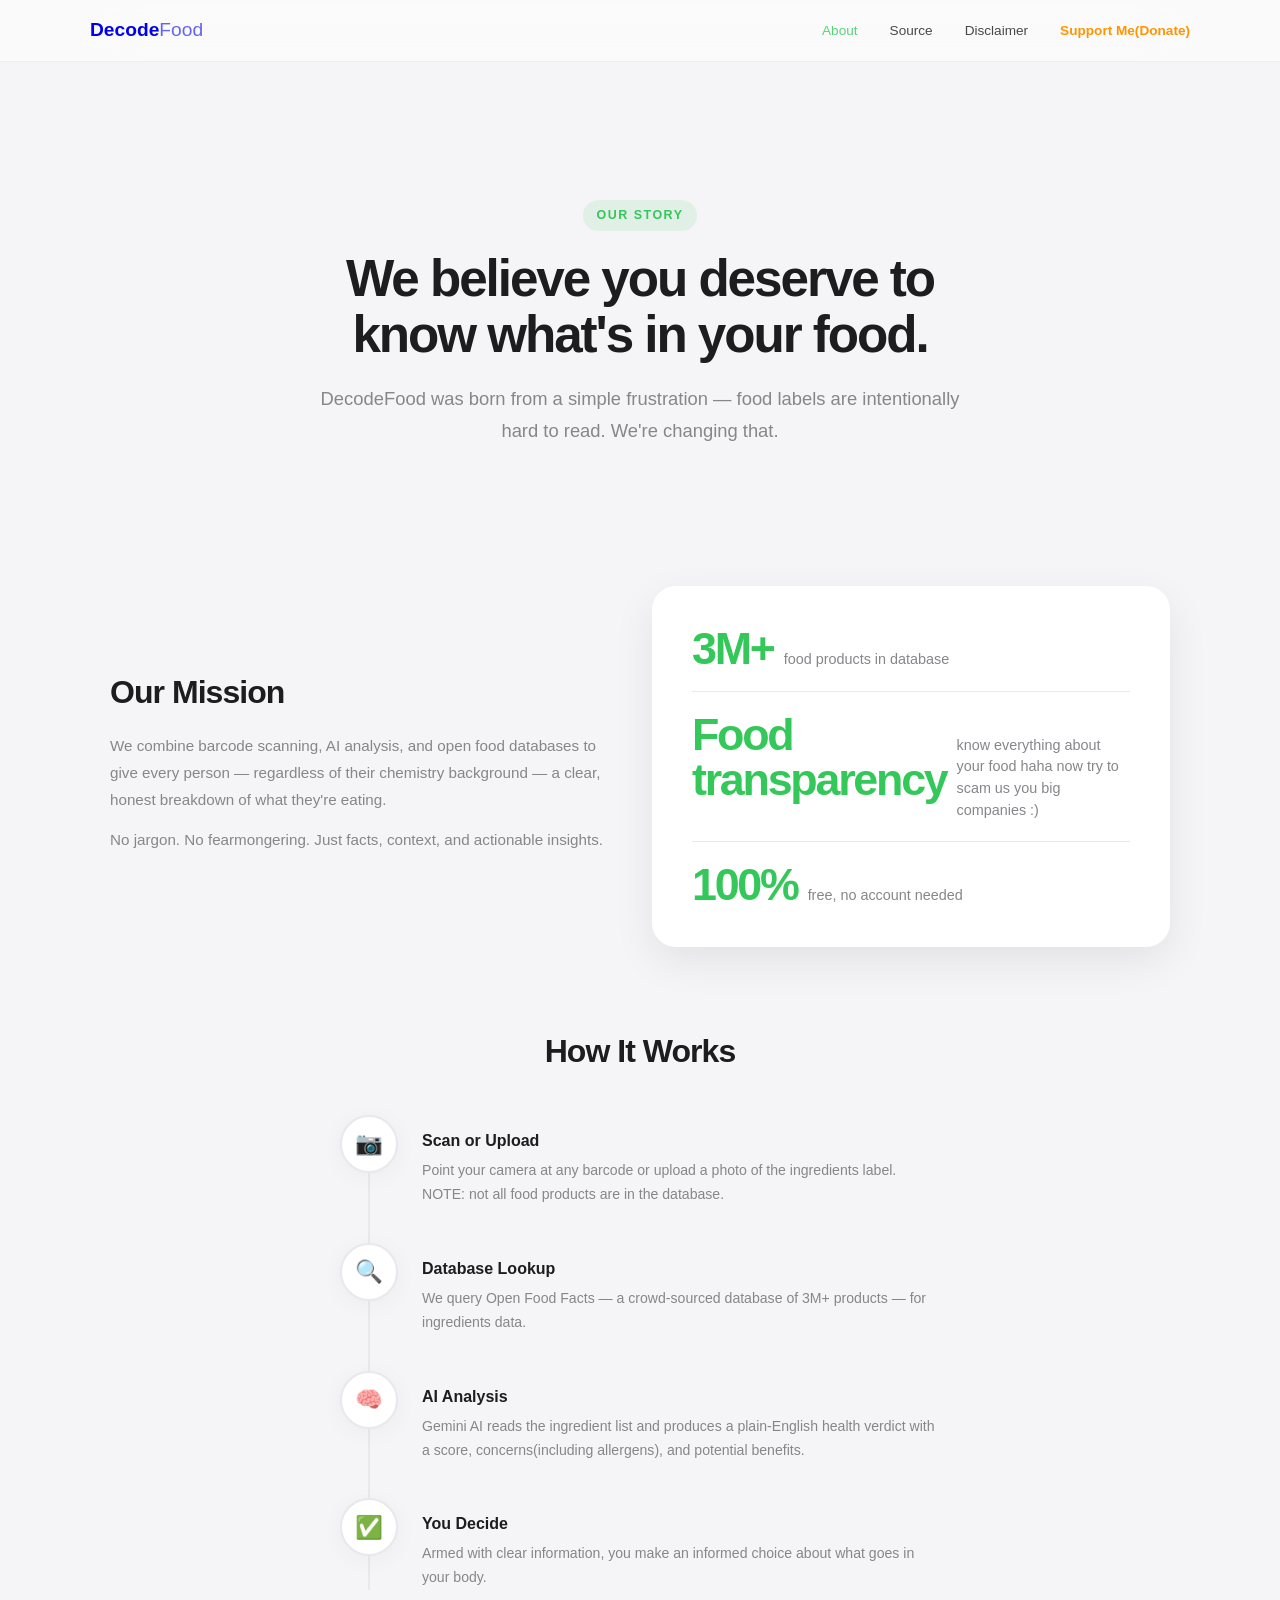
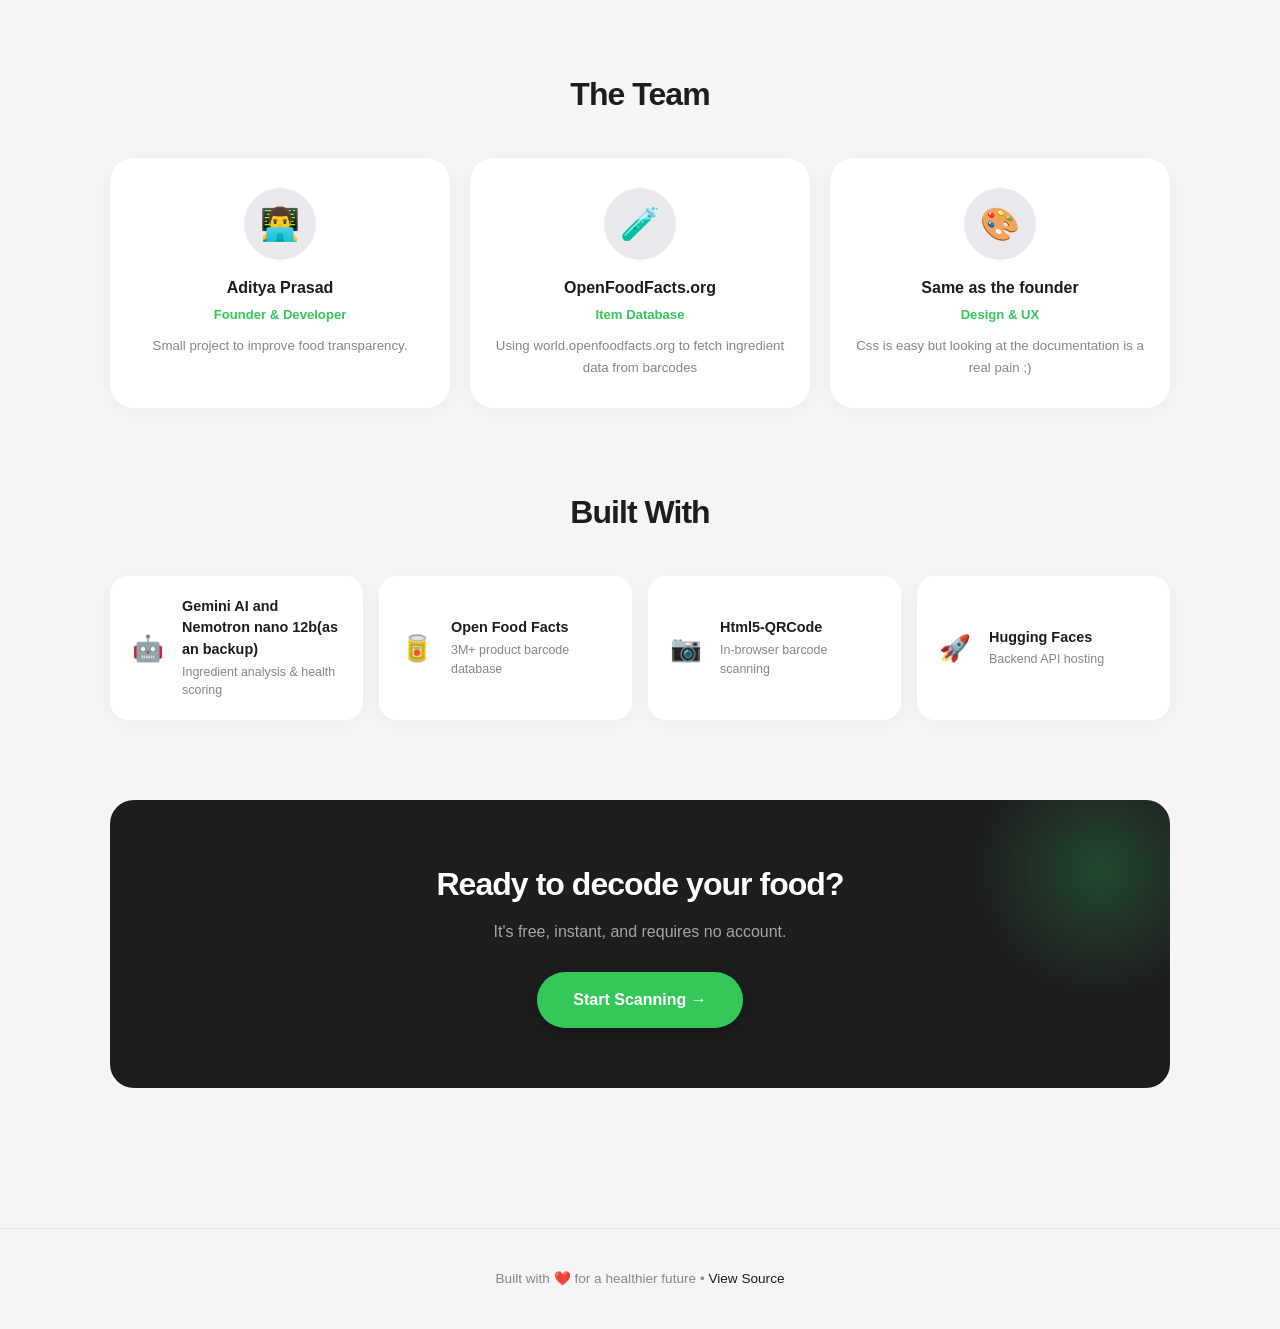
<file: aboutpage.html>
<!DOCTYPE html>
<html lang="en">
<head>
    <meta charset="UTF-8">
    <meta name="viewport" content="width=device-width, initial-scale=1.0">
    <title>About — DecodeFood</title>
    <link href="https://fonts.googleapis.com/css2?family=Poppins:wght@400;500;600;700;800&display=swap" rel="stylesheet">
    <link rel="stylesheet" href="style.css">
    <style>

        .abouther {
            text-align: center;
            padding: 80px 20px 60px;
            max-width: 680px;
            margin: 0 auto 80px;
        }
        .abouther .eyebrow {
            display: inline-block;
            font-size: 0.78rem;
            font-weight: 700;
            letter-spacing: 0.12em;
            text-transform: uppercase;
            color: var(--primary-green);
            background: rgba(52,199,89,0.1);
            padding: 6px 14px;
            border-radius: 980px;
            margin-bottom: 20px;
        }
        .abouther h1 {
            font-size: 3.2rem;
            font-weight: 800;
            letter-spacing: -0.04em;
            line-height: 1.1;
            margin-bottom: 20px;
        }
        .abouther p {
            font-size: 1.15rem;
            color: var(--text-muted);
            line-height: 1.7;
        }


        .missionstuff {
            display: grid;
            grid-template-columns: 1fr 1fr;
            gap: 24px;
            margin-bottom: 80px;
            align-items: center;
        }
        .missiontxt h2 {
            font-size: 2rem;
            font-weight: 700;
            letter-spacing: -0.03em;
            margin-bottom: 16px;
        }
        .missiontxt p {
            font-size: 0.95rem;
            color: var(--text-muted);
            line-height: 1.8;
            margin-bottom: 12px;
        }
        .missionvi {
            background: var(--card-bg);
            border-radius: var(--radius-card);
            box-shadow: var(--shadow-float);
            padding: 40px;
            display: flex;
            flex-direction: column;
            gap: 20px;
        }
        .stats {
            display: flex;
            align-items: baseline;
            gap: 10px;
        }
        .statsno {
            font-size: 2.8rem;
            font-weight: 800;
            letter-spacing: -0.05em;
            color: var(--primary-green);
            line-height: 1;
        }
        .statslabel {
            font-size: 0.9rem;
            color: var(--text-muted);
            font-weight: 500;
        }
        .statsdivi {
            height: 1px;
            background: var(--secondary-gray);
        }

        .hit {
            margin-bottom: 80px;
        }
        .hit h2 {
            font-size: 2rem;
            font-weight: 700;
            letter-spacing: -0.03em;
            margin-bottom: 40px;
            text-align: center;
        }
        .timeline {
            position: relative;
            display: flex;
            flex-direction: column;
            gap: 0;
            max-width: 600px;
            margin: 0 auto;
        }
        .timeline::before {
            content: '';
            position: absolute;
            left: 28px;
            top: 0;
            bottom: 0;
            width: 2px;
            background: var(--secondary-gray);
            z-index: 0;
        }
        .timestep {
            display: flex;
            gap: 24px;
            align-items: flex-start;
            padding: 0 0 36px 0;
            position: relative;
            z-index: 1;
        }
        .timestep:last-child { padding-bottom: 0; }
        .stepdot {
            width: 58px;
            height: 58px;
            min-width: 58px;
            background: var(--card-bg);
            border: 2px solid var(--secondary-gray);
            border-radius: 50%;
            display: flex;
            align-items: center;
            justify-content: center;
            font-size: 1.4rem;
            box-shadow: var(--shadow-subtle);
        }
        .stepcorpse h4 {
            font-size: 1rem;
            font-weight: 700;
            margin-bottom: 6px;
            padding-top: 14px;
        }
        .stepcorpse p {
            font-size: 0.88rem;
            color: var(--text-muted);
            line-height: 1.7;
        }

        .teamsection {
            margin-bottom: 80px;
        }
        .teamsection h2 {
            font-size: 2rem;
            font-weight: 700;
            letter-spacing: -0.03em;
            margin-bottom: 40px;
            text-align: center;
        }
        .gridteam {
            display: grid;
            grid-template-columns: repeat(auto-fit, minmax(220px, 1fr));
            gap: 20px;
        }
        .cardteam {
            background: var(--card-bg);
            border-radius: var(--radius-card);
            box-shadow: var(--shadow-subtle);
            padding: 30px 24px;
            text-align: center;
            transition: transform 0.3s ease;
        }
        .cardteam:hover { transform: translateY(-4px); }
        .avatar {
            width: 72px;
            height: 72px;
            border-radius: 50%;
            background: var(--secondary-gray);
            margin: 0 auto 16px;
            display: flex;
            align-items: center;
            justify-content: center;
            font-size: 2rem;
        }
        .cardteam h4 {
            font-size: 1rem;
            font-weight: 700;
            margin-bottom: 4px;
        }
        .cardteam .role {
            font-size: 0.82rem;
            color: var(--primary-green);
            font-weight: 600;
            margin-bottom: 10px;
        }
        .cardteam p {
            font-size: 0.83rem;
            color: var(--text-muted);
            line-height: 1.6;
        }

        .teamsec {
            margin-bottom: 80px;
        }
        .teamsec h2 {
            font-size: 2rem;
            font-weight: 700;
            letter-spacing: -0.03em;
            margin-bottom: 40px;
            text-align: center;
        }
        .gridtech {
            display: grid;
            grid-template-columns: repeat(auto-fit, minmax(200px, 1fr));
            gap: 16px;
        }
        .techcard {
            background: var(--card-bg);
            border-radius: 18px;
            box-shadow: var(--shadow-subtle);
            padding: 20px 22px;
            display: flex;
            align-items: center;
            gap: 14px;
            transition: transform 0.3s ease;
        }
        .techcard:hover { transform: translateY(-3px); }
        .tech-icon {
            font-size: 1.6rem;
            min-width: 36px;
        }
        .techcard h5 {
            font-size: 0.9rem;
            font-weight: 700;
            margin-bottom: 2px;
        }
        .techcard p {
            font-size: 0.78rem;
            color: var(--text-muted);
        }

        .banner {
            background: var(--text-dark);
            border-radius: var(--radius-card);
            padding: 60px 40px;
            text-align: center;
            margin-bottom: 80px;
            position: relative;
            overflow: hidden;
        }
        .banner::before {
            content: '';
            position: absolute;
            top: -60px; right: -60px;
            width: 260px; height: 260px;
            background: radial-gradient(circle, rgba(52,199,89,0.25), transparent 70%);
            border-radius: 50%;
        }
        .banner h2 {
            font-size: 2rem;
            font-weight: 800;
            color: white;
            letter-spacing: -0.03em;
            margin-bottom: 12px;
        }
        .banner p {
            color: rgba(255,255,255,0.6);
            font-size: 1rem;
            margin-bottom: 28px;
        }
        .banner .primary-btn {
            display: inline-block;
            text-decoration: none;
            width: auto;
            padding: 16px 36px;
        }

        @media (max-width: 768px) {
            .abouther h1 { font-size: 2.2rem; }
            .missionstuff {
                grid-template-columns: 1fr;
            }
            .banner { padding: 40px 24px; }
        }
    </style>
</head>
<body>

<nav class="navbar" id="navbar">
    <div class="navthings">
        <a href="index.html" class="logo" style="text-decoration:none;">Decode<span>Food</span></a>
        <button class="nav-toggle" id="navToggle" aria-label="Toggle menu">
            <span></span><span></span><span></span>
        </button>
        <ul class="navportal" id="navLinks">
            <li><a href="aboutpage.html" style="color:var(--primary-green);">About</a></li>
            <li><a href="https://world.openfoodfacts.org/">Source</a></li>
            <li><a href="disclaimer.html">Disclaimer</a></li>
            <li><a href="#" class="highlight-link">Support Me(Donate)</a></li>
        </ul>
    </div>
</nav>


<main class="container">


    <div class="abouther fade-in-up">
        <span class="eyebrow">Our Story</span>
        <h1>We believe you deserve to know what's in your food.</h1>
        <p>DecodeFood was born from a simple frustration — food labels are intentionally hard to read. We're changing that.</p>
    </div>


    <section class="missionstuff">
        <div class="missiontxt fade-in-up" style="transition-delay:0.1s;">
            <h2>Our Mission</h2>
            <p>

                We combine barcode scanning, AI analysis, and open food databases to give every person — regardless of their chemistry background — a clear, honest breakdown of what they're eating.
            </p>
            <p>

                No jargon. No fearmongering. Just facts, context, and actionable insights.
            </p>
        </div>
        <div class="missionvi fade-in-up" style="transition-delay:0.2s;">

            <div class="stats">
                <span class="statsno">3M+</span>
                <span class="statslabel">food products in database</span>
            </div>
            <div class="statsdivi"></div>
            <div class="stats">
                <span class="statsno">Food transparency</span>
                <span class="statslabel">know everything about your food haha now try to scam us you big companies :) </span>
            </div>
            <div class="statsdivi"></div>
            <div class="stats">
                <span class="statsno">100%</span>
                <span class="statslabel">free, no account needed</span>
            </div>
        </div>
    </section>


    <section class="hit">
        <h2 class="fade-in-up">How It Works</h2>
        <div class="timeline">
            <div class="timestep fade-in-up" style="transition-delay:0.1s;">
                <div class="stepdot">📷</div>
                <div class="stepcorpse">
                    <h4>Scan or Upload</h4>
                    <p>Point your camera at any barcode or upload a photo of the ingredients label. NOTE: not all food products are in the database.</p>
                </div>
            </div>
            <div class="timestep fade-in-up" style="transition-delay:0.2s;">
                <div class="stepdot">🔍</div>
                <div class="stepcorpse">
                    <h4>Database Lookup</h4>
                    <p>We query Open Food Facts — a crowd-sourced database of 3M+ products — for ingredients data.</p>
                </div>
            </div>
            <div class="timestep fade-in-up" style="transition-delay:0.3s;">
                <div class="stepdot">🧠</div>
                <div class="stepcorpse">
                    <h4>AI Analysis</h4>
                    <p>Gemini AI reads the ingredient list and produces a plain-English health verdict with a score, concerns(including allergens), and potential benefits.</p>
                </div>
            </div>
            <div class="timestep fade-in-up" style="transition-delay:0.4s;">
                <div class="stepdot">✅</div>
                <div class="stepcorpse">
                    <h4>You Decide</h4>
                    <p>Armed with clear information, you make an informed choice about what goes in your body.</p>
                </div>
            </div>
        </div>
    </section>


    <section class="teamsection">
        <h2 class="fade-in-up">The Team</h2>
        <div class="gridteam">

            <div class="cardteam fade-in-up" style="transition-delay:0.1s;">
                <div class="avatar">👨‍💻</div>
                <h4>Aditya Prasad</h4>
                <p class="role">Founder & Developer</p>
                <p>Small project to improve food transparency.</p>
            </div>
            <div class="cardteam fade-in-up" style="transition-delay:0.2s;">
                <div class="avatar">🧪</div>
                <h4>OpenFoodFacts.org</h4>
                <p class="role">Item Database</p>
                <p>Using world.openfoodfacts.org to fetch ingredient data from barcodes</p>
            </div>
            <div class="cardteam fade-in-up" style="transition-delay:0.3s;">
                <div class="avatar">🎨</div>
                <h4>Same as the founder</h4>
                <p class="role">Design & UX</p>
                <p>Css is easy but looking at the documentation is a real pain ;) </p>
            </div>
        </div>
    </section>


    <section class="teamsec">
        <h2 class="fade-in-up">Built With</h2>
        <div class="gridtech">
            <div class="techcard fade-in-up" style="transition-delay:0.1s;">
                <div class="tech-icon">🤖</div>
                <div>
                    <h5>Gemini AI and Nemotron nano 12b(as an backup) </h5>
                    <p>Ingredient analysis & health scoring</p>
                </div>
            </div>
            <div class="techcard fade-in-up" style="transition-delay:0.15s;">
                <div class="tech-icon">🥫</div>
                <div>
                    <h5>Open Food Facts</h5>
                    <p>3M+ product barcode database</p>
                </div>
            </div>
            <div class="techcard fade-in-up" style="transition-delay:0.2s;">
                <div class="tech-icon">📷</div>
                <div>
                    <h5>Html5-QRCode</h5>
                    <p>In-browser barcode scanning</p>
                </div>
            </div>
            <div class="techcard fade-in-up" style="transition-delay:0.25s;">
                <div class="tech-icon">🚀</div>
                <div>
                    <h5>Hugging Faces</h5>
                    <p>Backend API hosting</p>
                </div>
            </div>
        </div>
    </section>

  
    <div class="banner fade-in-up">
        <h2>Ready to decode your food?</h2>
        <p>It's free, instant, and requires no account.</p>
        <a href="index.html" class="primary-btn">Start Scanning →</a>
    </div>

</main>

<footer>
    <p>Built with ❤️ for a healthier future • <a href="https://github.com/adityaprasad-sudo/FoodAnalayser">View Source</a></p>
</footer>
<script>

    const navbar = document.getElementById('navbar');
    window.addEventListener('scroll', () => navbar.classList.toggle('scrolled', window.scrollY > 50));

 
    const navToggle = document.getElementById('navToggle');
    const navLinks  = document.getElementById('navLinks');
    navToggle.addEventListener('click', () => navLinks.classList.toggle('open'));
    navLinks.querySelectorAll('a').forEach(a => a.addEventListener('click', () => navLinks.classList.remove('open')));

    const observer = new IntersectionObserver((entries, obs) => {
        entries.forEach(e => {
            if (e.isIntersecting) { e.target.classList.add('is-visible'); obs.unobserve(e.target); }
        });
    }, { threshold: 0.15 });
    document.querySelectorAll('.fade-in-up').forEach(el => observer.observe(el));
</script>

</body>
</html>
</file>
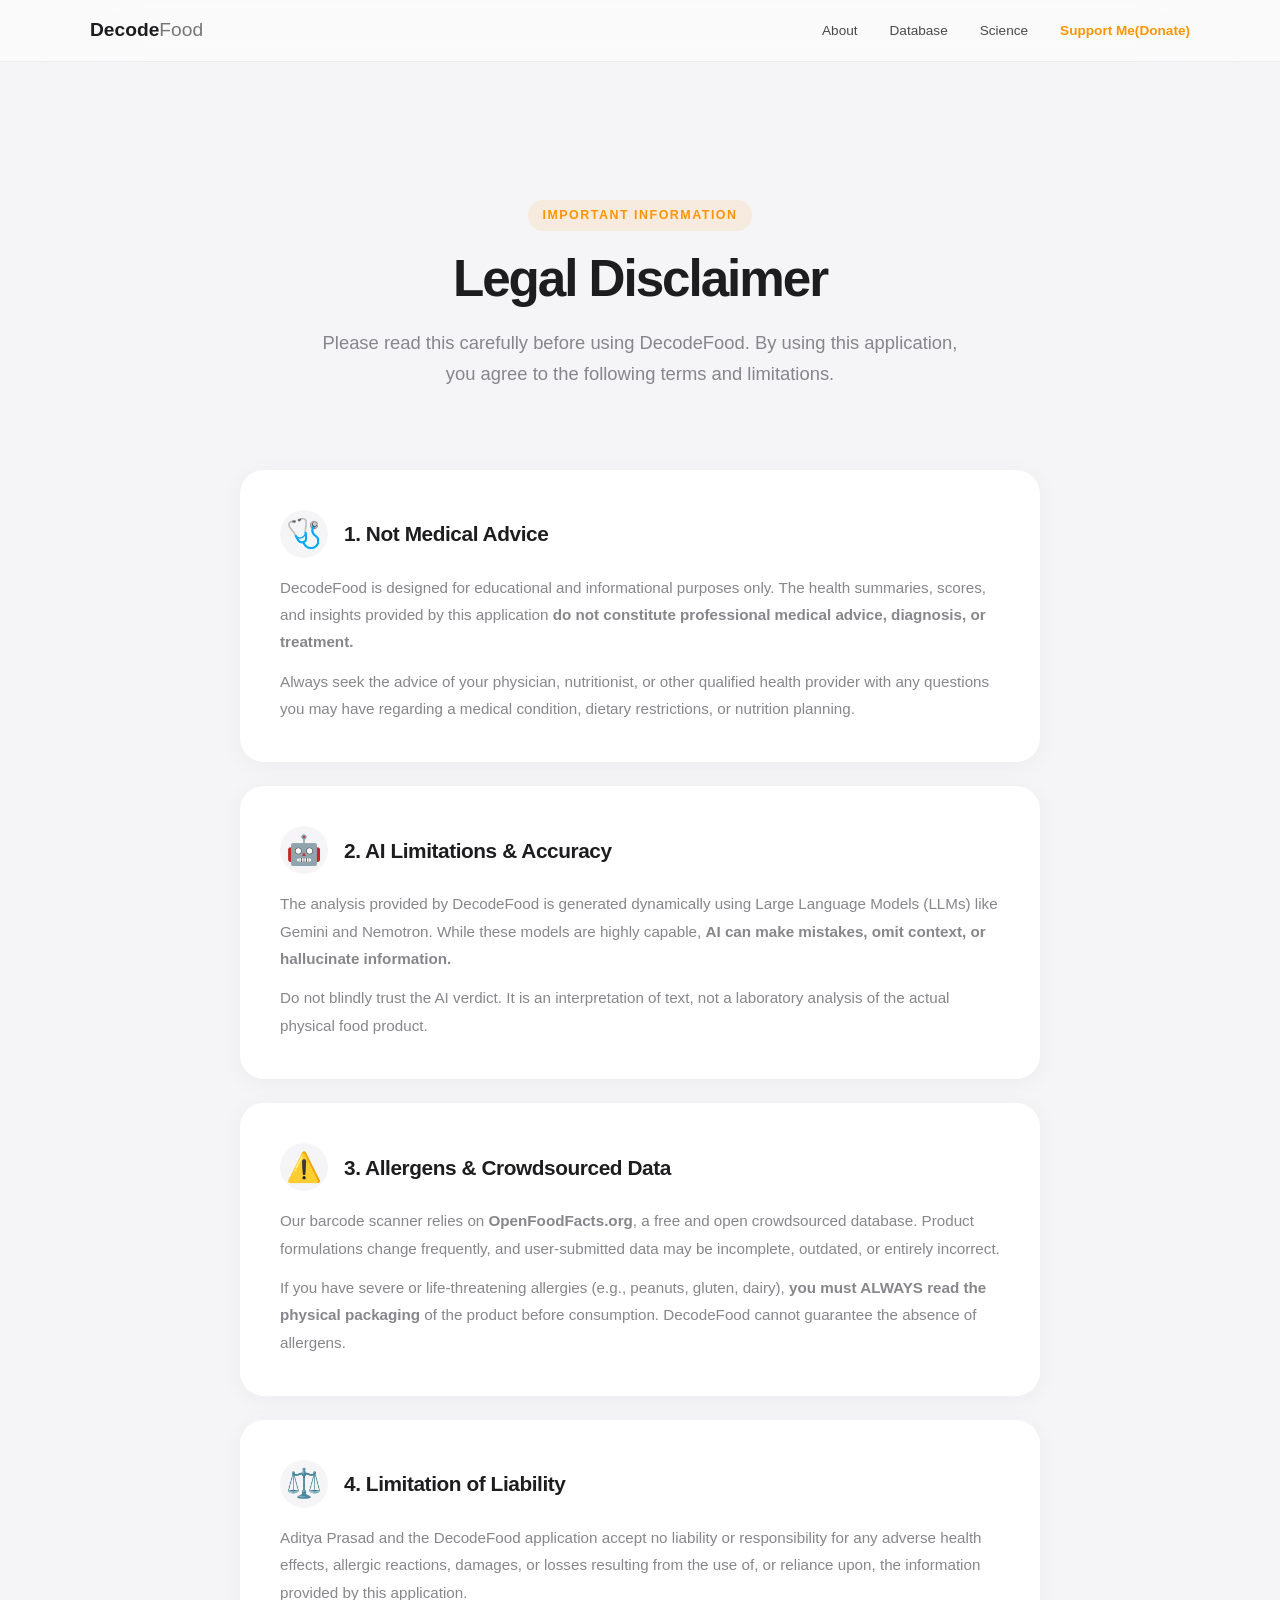
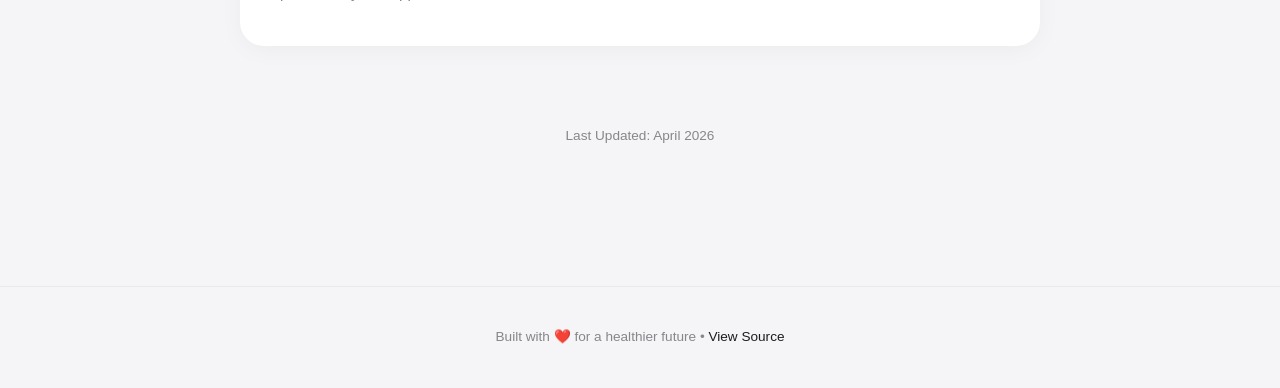
<file: disclaimer.html>
<!DOCTYPE html>
<html lang="en">
<head>
    <meta charset="UTF-8">
    <meta name="viewport" content="width=device-width, initial-scale=1.0">
    <title>Disclaimer — DecodeFood</title>
    <link href="https://fonts.googleapis.com/css2?family=Poppins:wght@400;500;600;700;800&display=swap" rel="stylesheet">
    <link rel="stylesheet" href="style.css">
    <style>
        .abouther {
            text-align: center;
            padding: 80px 20px 40px;
            max-width: 700px;
            margin: 0 auto 40px;
        }
        .abouther .eyebrow {
            display: inline-block;
            font-size: 0.78rem;
            font-weight: 700;
            letter-spacing: 0.12em;
            text-transform: uppercase;
            /* Using the accent orange variable for a caution/disclaimer feel */
            color: var(--accent-orange); 
            background: rgba(255, 149, 0, 0.1);
            padding: 6px 14px;
            border-radius: 980px;
            margin-bottom: 20px;
        }
        .abouther h1 {
            font-size: 3.2rem;
            font-weight: 800;
            letter-spacing: -0.04em;
            line-height: 1.1;
            margin-bottom: 20px;
        }
        .abouther p {
            font-size: 1.15rem;
            color: var(--text-muted);
            line-height: 1.7;
        }

        .legalcon {
            max-width: 800px;
            margin: 0 auto 80px;
            display: flex;
            flex-direction: column;
            gap: 24px;
        }

        .legalbox {
            background: var(--card-bg);
            border-radius: var(--radius-card);
            box-shadow: var(--shadow-subtle);
            padding: 40px;
            transition: transform 0.3s ease;
        }
        
        .legalbox:hover {
            transform: translateY(-2px);
        }

        .header {
            display: flex;
            align-items: center;
            gap: 16px;
            margin-bottom: 16px;
        }

        .legal-icon {
            font-size: 1.8rem;
            width: 48px;
            height: 48px;
            background: var(--bg-color);
            border-radius: 50%;
            display: flex;
            align-items: center;
            justify-content: center;
        }

        .legalbox h3 {
            font-size: 1.3rem;
            font-weight: 700;
            letter-spacing: -0.02em;
            margin: 0;
        }

        .legalbox p {
            font-size: 0.95rem;
            color: var(--text-muted);
            line-height: 1.8;
            margin-bottom: 12px;
        }
        .legalbox p:last-child {
            margin-bottom: 0;
        }

        .lastestupdate {
            text-align: center;
            font-size: 0.85rem;
            color: var(--text-muted);
            margin-bottom: 80px;
            font-weight: 500;
        }

        @media (max-width: 768px) {
            .abouther h1 { font-size: 2.2rem; }
            .legalbox { padding: 30px 20px; }
        }
    </style>
</head>
<body>

<nav class="navbar" id="navbar">
    <div class="navthings">
        <a href="index.html" class="logo" style="text-decoration:none; color: var(--text-dark);">Decode<span>Food</span></a>
        <button class="nav-toggle" id="navToggle" aria-label="Toggle menu">
            <span></span><span></span><span></span>
        </button>
        <ul class="navportal" id="navLinks">
            <li><a href="about.html">About</a></li>
            <li><a href="#">Database</a></li>
            <li><a href="#">Science</a></li>
            <li><a href="#" class="highlight-link">Support Me(Donate)</a></li>
        </ul>
    </div>
</nav>

<main class="container">

    <div class="abouther fade-in-up">
        <span class="eyebrow">Important Information</span>
        <h1>Legal Disclaimer</h1>
        <p>Please read this carefully before using DecodeFood. By using this application, you agree to the following terms and limitations.</p>
    </div>

    <div class="legalcon">
        <div class="legalbox fade-in-up" style="transition-delay:0.1s;">
            <div class="header">
                <div class="legal-icon">🩺</div>
                <h3>1. Not Medical Advice</h3>
            </div>
            <p>DecodeFood is designed for educational and informational purposes only. The health summaries, scores, and insights provided by this application <strong>do not constitute professional medical advice, diagnosis, or treatment.</strong></p>
            <p>Always seek the advice of your physician, nutritionist, or other qualified health provider with any questions you may have regarding a medical condition, dietary restrictions, or nutrition planning.</p>
        </div>

        <div class="legalbox fade-in-up" style="transition-delay:0.2s;">
            <div class="header">
                <div class="legal-icon">🤖</div>
                <h3>2. AI Limitations & Accuracy</h3>
            </div>
            <p>The analysis provided by DecodeFood is generated dynamically using Large Language Models (LLMs) like Gemini and Nemotron. While these models are highly capable, <strong>AI can make mistakes, omit context, or hallucinate information.</strong></p>
            <p>Do not blindly trust the AI verdict. It is an interpretation of text, not a laboratory analysis of the actual physical food product.</p>
        </div>

        <div class="legalbox fade-in-up" style="transition-delay:0.3s;">
            <div class="header">
                <div class="legal-icon">⚠️</div>
                <h3>3. Allergens & Crowdsourced Data</h3>
            </div>
            <p>Our barcode scanner relies on <strong>OpenFoodFacts.org</strong>, a free and open crowdsourced database. Product formulations change frequently, and user-submitted data may be incomplete, outdated, or entirely incorrect.</p>
            <p>If you have severe or life-threatening allergies (e.g., peanuts, gluten, dairy), <strong>you must ALWAYS read the physical packaging</strong> of the product before consumption. DecodeFood cannot guarantee the absence of allergens.</p>
        </div>

        <div class="legalbox fade-in-up" style="transition-delay:0.4s;">
            <div class="header">
                <div class="legal-icon">⚖️</div>
                <h3>4. Limitation of Liability</h3>
            </div>
            <p>Aditya Prasad and the DecodeFood application accept no liability or responsibility for any adverse health effects, allergic reactions, damages, or losses resulting from the use of, or reliance upon, the information provided by this application.</p>
        </div>
    </div>

    <p class="lastestupdate fade-in-up" style="transition-delay:0.5s;">Last Updated: April 2026</p>

</main>

<footer>
    <p>Built with ❤️ for a healthier future • <a href="https://github.com/adityaprasad-sudo/FoodAnalayser">View Source</a></p>
</footer>

<script>
    const navbar = document.getElementById('navbar');
    window.addEventListener('scroll', () => navbar.classList.toggle('scrolled', window.scrollY > 50));

    const navToggle = document.getElementById('navToggle');
    const navLinks  = document.getElementById('navLinks');
    if (navToggle && navLinks) {
        navToggle.addEventListener('click', () => navLinks.classList.toggle('open'));
        navLinks.querySelectorAll('a').forEach(a => a.addEventListener('click', () => navLinks.classList.remove('open')));
    }

    const observer = new IntersectionObserver((entries, obs) => {
        entries.forEach(e => {
            if (e.isIntersecting) { e.target.classList.add('is-visible'); obs.unobserve(e.target); }
        });
    }, { threshold: 0.15 });
    document.querySelectorAll('.fade-in-up').forEach(el => observer.observe(el));
</script>

</body>
</html>
</file>
<file: style.css>
:root {
    --bg-color: #f5f5f7;
    --card-bg: #ffffff;
    --text-dark: #1d1d1f;
    --text-muted: #86868b;
    --primary-green: #34c759;
    --primary-green-hover: #32b353;
    --secondary-gray: #e8e8ed;
    --accent-orange: #ff9500;
    --stupid-pink: #ff002b;
    --glass-bg: rgba(255, 255, 255, 0.5);
    --glass-border: 1px solid rgba(255, 255, 255, 0.5);
    --shadow-subtle: 0 4px 24px rgba(0, 0, 0, 0.04);
    --shadow-float: 0 14px 40px rgba(0, 0, 0, 0.08);
    --radius-card: 24px;
    --radius-pill: 980px;
}

* { box-sizing: border-box; margin: 0; padding: 0; }

body {
    font-family: -apple-system, BlinkMacSystemFont, "SF Pro Text", "Segoe UI", Roboto, Helvetica, Arial, sans-serif;
    background-color: var(--bg-color);
    color: var(--text-dark);
    overflow-x: hidden;
    -webkit-font-smoothing: antialiased;
    line-height: 1.5;
    height: 100vh;
    margin: 0;
}

#blob {
    height: 250px;
    aspect-ratio: 1;
    position: fixed;
    top: 50%;
    left: 50%;
    translate: -50% -50%;
    background: linear-gradient(to right, #00ffcc, #7000ff);
    border-radius: 50%;
    filter: blur(100px);
    pointer-events: none;
    animation: rotate 20s linear infinite;
    z-index: -1;
    filter: blur(80px);
}
@keyframes rotate {
    from {rotate: 0deg;}
    50% {scale: 1 1.5;}
    to {rotate: 360deg;}
}

.herovi {
    position: relative;
    width: 500px;
    height: 600px;
    z-index: 1;
    margin-top: 100px;
    display: flex;
    justify-content: center;
    align-items: center;
    perspective: 1000px;
}

.stackglow {
    position: absolute;
    width: 400px;
    height: 400px;
    background: radial-gradient(circle,rgba(52,199,89,0.15),rgba(255,149,0,0.1), transparent 70%);
    filter: blur(40px);
    animation: pulseGloe 6s ease-in-out infinite alternate;
    z-index: 0;
}

.mockupstack{
    position: relative;
    width: 100%;
    height: 100vh;
    transform-style: preserve-3d;
    transition: transform 0.1s ease-out;
}

.glasscard {
    position: absolute;
    width: 250px;
    padding: 24px;
    background: linear-gradient(135deg, rgba(255, 255, 255, 0.6), rgba(255, 255, 255, 0.3));
    backdrop-filter: blur(30px);
    -webkit-backdrop-filter: blur(30px);
    border: 1px solid rgba(255, 255, 255, 0.8);
    border-radius: 25px;
    display: flex;
    flex-direction: column;
    box-shadow: 0 30px 60px rgba(0, 0, 0, 0.08), inset 0 1px 0 rgba(255, 255, 255, 1);
    opacity: 0;
    animation: slideUpFade 0.8s cubic-bezier(0.2,1,0.4,1) forwards, floatContinual 6s ease-in-out infinite;
}

.cardtop { top: 12%; right: 25%; animation-delay: 0.1s, 0.9s; z-index: 3;}
.cardmid { top: 38%; right: 5%;  animation-delay: 0.25s, 1.2s; z-index: 2;}
.cardbottom {bottom: 22%; right: 15%; animation-delay: 0.4s, 1.5s; z-index: 1;}

.cardhead{
    font-size: 1rem;
    text-transform: uppercase;
    font-weight: 700;
    color: #86868b;
    letter-spacing: 0.05rem;
    margin-bottom: 4px;
}
.scorenum{
    font-size: 4rem;
    font-weight: 800;
    color: #34c759;
    letter-spacing: -0.05rem;
    line-height: 1;
}
.scoremax{
    font-size: 1.5rem;
    font-weight: 600;
    letter-spacing: -0.05em;
    line-height: 1;
}
.progtrack{
    width: 100%;
    height: 8px;
    background: rgba(0,0,0,0.06);
    border-radius: 10px;
    overflow: hidden;
}
.progfill{
    height: 100%;
    background: linear-gradient(90deg,#34c759,#32b353);
    border-radius: 10px;
    width: 0%;
    animation: fillBar 1.5s cubic-bezier(0.2, 1, 0.3, 1) 0.6s forwards;
}
.inforow {
    display: flex;
    align-items: center;
    gap: 12px;
}
.badge{
    padding: 6px 10px;
    border-radius: 8px;
    font-weight: 700;
    font-size: 0.75rem;
    color: white;
    text-transform: uppercase;
    letter-spacing: 0.05em;
}
.badgeorg { background: #ff9500; }
.badgegreen { background: #34c759; }
.infotitle {
    font-size: 1rem;
    font-weight: 600;
    color: #1d1d1f;
    margin: 0;
}
.infosubtitle {
    font-size: 0.85rem;
    color: #86868b;
    margin-top: 8px;
    line-height: 1.5;
}
@keyframes slideUpFade {
    from { opacity: 0; transform: translateY(40px) scale(0.95); }
    to { opacity: 1; transform: translateY(0) scale(1); }
}
@keyframes floatContinual {
    0%,100% { transform: translateY(0); }
    50% { transform: translateY(-15px); }
}
@keyframes fillBar {
    from { width: 0%; }
    to { width: 85%; }
}
@keyframes pulseGloe{
    from { transform: scale(1); opacity: 0.5; }
    to { transform: scale(1.2); opacity: 0.8; }
}


.navbar {
    position: fixed;
    width: 100%;
    top: 0;
    padding: 16px 50px;
    background: var(--glass-bg);
    backdrop-filter: blur(60px);
    -webkit-backdrop-filter: blur(60px);
    border-bottom: 1px solid rgba(0,0,0,0.05);
    z-index: 1000;
    transition: all 0.3s ease;
}
.navbar.scrolled {
    padding: 10px 50px;
    background: rgba(255, 255, 255, 0.3);
    box-shadow: 0 4px 20px rgba(0,0,0,0.05);
}




.navthings {
    max-width: 1100px;
    margin: 0 auto;
    display: flex;
    justify-content: space-between;
    align-items: center;
}

.logo { font-weight: 600; font-size: 1.2rem; white-space: nowrap; }
.logo span { font-weight: 400; opacity: 0.6; }

.navportal { list-style: none; display: flex; gap: 32px; align-items: center; }
.navportal a { text-decoration: none; color: var(--text-dark); font-weight: 500; font-size: 0.85rem; transition: 0.2s; opacity: 0.8; }
.navportal a:hover { opacity: 1; }
.highlight-link { color: var(--accent-orange) !important; font-weight: 600 !important; opacity: 1 !important; }
.bgeffects {
    position: fixed;
    width: 100vw; height: 100vh;
    pointer-events: none;
    overflow: hidden;
    z-index: -1;
    pointer-events: none;
}
.gloworb {
    position: absolute;
    border-radius: 50%;
    filter: blur(90px);
    opacity: 0.5;
    animation: orbFloat 5s ease-in-out infinite alternate;
}
.orbgreen { width: 400px; height: 400px; background: var(--primary-green);  top: 100px; left:500px;}
.orbpink { width: 700px; height: 800px; background: var(--stupid-pink); animation-duration: 12s; top: 100px; left:300px;}
.orborange { width: 350px; height: 350px; background: var(--accent-orange); animation-duration: 12s; }
@keyframes orbFloat {
    0% { transform: translate(0, 0) scale(1); opacity: 0.3; }
    100% { transform: translate(30px, 40px) scale(1.4); opacity: 0.5; }
}
/*mobile menu thingy because da destop one glitches in mobile */
.nav-toggle {
    display: none;
    flex-direction: column;
    gap: 5px;
    cursor: pointer;
    padding: 4px;
    background: none;
    border: none;
}
.nav-toggle span {
    display: block;
    width: 22px;
    height: 2px;
    background: var(--text-dark);
    border-radius: 2px;
    transition: all 0.3s ease;
}

.container { max-width: 1100px; margin: 0 auto; padding: 120px 20px 60px; }
.hero {
    display: flex;
    align-items: center;
    justify-content: space-between;
    gap: 40px;
    margin-bottom: 100px;
    min-height: 60vh;
}

.herocon { flex: 1; max-width: 500px; }
.gradient-text { font-size: 4.5rem; font-weight: 700; letter-spacing: -0.04em; line-height: 1.05; margin-bottom: 16px; }
.hero-subtitle { font-size: 1.3rem; color: var(--text-muted); margin-bottom: 40px; }

.button-group { display: flex; flex-direction: column; gap: 16px; max-width: 300px; }
.primary-btn, .secondary-btn {
    padding: 16px 28px;
    border-radius: var(--radius-pill);
    border: none;
    font-weight: 600;
    font-size: 1rem;
    cursor: pointer;
    text-align: center;
    transition: all 0.3s cubic-bezier(0.25, 0.8, 0.25, 1);
    display: block;
    width: 100%;
}
.primary-btn { background-color: var(--primary-green); color: white; box-shadow: 0 4px 10px rgba(0,0,0,0.2);}
.secondary-btn { background-color: var(--secondary-gray); color: var(--text-dark); box-shadow: 0 4px 10px rgba(0,0,0,0.2);}
.primary-btn:hover { background-color: var(--primary-green-hover); transform: scale(1.02); }
.secondary-btn:hover { background-color: #dfdfe4; transform: scale(1.02); }

.magnetic { position: relative; z-index: 1; }
.herovi {
    flex: 1;
    position: relative;
    height: 0px;
    display: flex;
    justify-content: center;
    align-items: center;
    perspective: 1000px;
    overflow: visible;
}

.floating-ui {
    position: absolute;
    top: 40px;
    right: 20px;
    z-index: 10;
    background: white;
    border-radius: 18px;
    padding: 16px 20px;
    box-shadow: var(--shadow-float);
    min-width: 220px;
}

.ui-row {
    display: flex;
    align-items: center;
    gap: 12px;
    margin-bottom: 12px;
    padding-bottom: 12px;
    border-bottom: 1px solid rgba(0,0,0,0.06);
}
.ui-row:last-child { border-bottom: none; margin-bottom: 0; padding-bottom: 0; }
.badge { padding: 4px 8px; border-radius: 8px; font-weight: 600; font-size: 0.75rem; color: white; white-space: nowrap; }
.badge.red { background: #ff3b30; }
.badge.orange { background: #ff9500; }
.ui-row p { font-weight: 500; font-size: 0.85rem; color: var(--text-muted); margin: 0; }
.heroimpwrap { position: relative; width: 50%; height: 50%; z-index: 1; }
.steps-section { display: flex; gap: 20px; margin-bottom: 80px; }
.step-card { flex: 1; background: var(--card-bg); padding: 30px; border-radius: var(--radius-card); box-shadow: var(--shadow-subtle); transition: transform 0.3s ease; }
.step-icon { font-size: 2rem; margin-bottom: 16px; }
.step-card h4 { font-size: 1.1rem; font-weight: 600; margin-bottom: 8px; }
.step-card p { font-size: 0.9rem; color: var(--text-muted); }

.chemistry-section { margin-bottom: 80px; }
.section-title { text-align: center; margin-bottom: 40px; font-size: 2rem; font-weight: 700; letter-spacing: -0.02em; }
.bento-grid { display: grid; grid-template-columns: repeat(auto-fit, minmax(250px, 1fr)); gap: 20px; }
.bento-card { background: var(--card-bg); padding: 30px; border-radius: var(--radius-card); box-shadow: var(--shadow-subtle); transition: transform 0.3s ease; }
.bento-card h4 { font-size: 1.1rem; font-weight: 600; margin-bottom: 12px; border-bottom: 1px solid #f0f0f0; padding-bottom: 12px; }
.bento-card p { font-size: 0.9rem; color: var(--text-muted); }
.flex-icons { display: flex; justify-content: space-between; align-items: center; margin-top: 15px; font-size: 0.9rem; font-weight: 500;}
.vs { font-size: 0.8rem; font-weight: 600; color: #86868b; background: #f5f5f7; padding: 4px 8px; border-radius: 10px; }
.heroimgwrap {
    position: relative;
    width: 100%;
    max-width: 400px;
    z-index: 1;
    margin-top: 40px;
    display: flex;
    justify-content: center;
    align-items: center;
}   

.herostatimg{
    position: relative;
    width: 100%;
    height: auto;
    object-fit: contain;
    filter: drop-shadow(0 10px 20px rgba(0,0,0,0.2));
}
.interactive-card { position: relative; overflow: hidden; transform-style: preserve-3d; transform: perspective(1000px); transition: transform 0.1s ease-out; }
.interactive-card .glare { position: absolute; top: 0; left: 0; width: 100%; height: 100%; background: radial-gradient(circle at 50% 50%, rgba(255, 255, 255, 0.8), transparent 60%); opacity: 0; pointer-events: none; transition: opacity 0.3s ease; mix-blend-mode: overlay; z-index: 5; }
.interactive-card:hover .glare { opacity: 1; }

.scanner-modal { position: fixed; top: 0; left: 0; width: 100%; height: 100%; display: flex; justify-content: center; align-items: center; z-index: 9999; opacity: 0; pointer-events: none; transition: opacity 0.4s ease; }
.scanner-modal.active { opacity: 1; pointer-events: auto; }
.scanner-backdrop { position: absolute; top: 0; left: 0; width: 100%; height: 100%; background: rgba(0, 0, 0, 0.6); backdrop-filter: blur(10px); -webkit-backdrop-filter: blur(10px); }
.scanner-container {
    position: relative;
    width: 90%;
    max-width: 450px;
    background: var(--card-bg);
    border-radius: 30px;
    padding: 30px 24px;
    box-shadow: 0 20px 60px rgba(0,0,0,0.3);
    max-height: 85vh;
    overflow-y: auto;
    display: block;
    -webkit-overflow-scrolling: touch;
    transform: translateY(50px) scale(0.9);
    transition: all 0.4s cubic-bezier(0.25, 0.8, 0.25, 1);
}
.scanner-container::-webkit-scrollbar { width: 0px; 
    background: transparent; 
}
.mock-results { width: 100%; 
    padding-bottom: 20px; 
}
.scanner-modal.active .scanner-container { transform: translateY(0) scale(1);
}
.close-modal { position: sticky; 
    top: -15px; right: -15px; 
    width: 40px; height: 40px; 
    border-radius: 50%;
    background: white; 
    border: none; font-size: 1.5rem; 
    box-shadow: 0 4px 10px rgba(0,0,0,0.1); 
    cursor: pointer; z-index: 100; 
    transition: transform 0.2s; 
}
.close-modal:hover { 
    transform: scale(1.1);
}
.camera-viewport { 
    width: 100%; height: 400px; 
    background: #000; border-radius: 20px; 
    position: relative; overflow: hidden; 
    display: flex; justify-content: center; 
    align-items: center; 
}
.corner { 
    position: absolute; width: 40px; height: 40px; 
    border: 4px solid var(--primary-green); 
    border-radius: 8px; 
    opacity: 0.7; transition: all 0.3s; 
}
.top-left { top: 20px; left: 20px; border-right: none; border-bottom: none; }
.top-right { top: 20px; right: 20px; border-left: none; border-bottom: none; }
.bottom-left { bottom: 20px; left: 20px; border-right: none; border-top: none; }
.bottom-right { bottom: 20px; right: 20px; border-left: none; border-top: none; }
.camera-viewport.scanning .corner { width: 60px; height: 60px; opacity: 1; }
.active-laser { position: absolute; top: 10%; left: 10%; width: 80%; height: 2px; background: var(--primary-green); box-shadow: 0 0 20px var(--primary-green); display: none; animation: liveScan 2s cubic-bezier(0.4, 0, 0.2, 1) infinite alternate; }
.camera-viewport.scanning .active-laser { display: block; }
@keyframes liveScan { to { top: 90%; } }
.scanner-status { color: white; font-family: monospace; font-size: 0.9rem; z-index: 2; background: rgba(0,0,0,0.5); padding: 5px 15px; border-radius: 15px; }
.mock-results { display: none; padding: 20px 10px 10px; text-align: center; }
.mock-results.show { display: block; animation: fadeUp 0.5s ease; }
.mock-results h3 { margin-bottom: 20px; font-weight: 700; }
.mock-results .secondary-btn { width: 100%; margin-top: 15px; }
@keyframes fadeUp { from { opacity: 0; transform: translateY(20px); } to { opacity: 1; transform: translateY(0); } }

#reader { width: 100% !important; 
    height: 100% !important; 
    position: absolute !important; 
    top: 0; left: 0; border: none !important; 
}
#reader video { width: 100% !important; 
    height: 100% !important; 
    object-fit: cover !important; 
    position: absolute; top: 50%; 
    left: 50%; transform: translate(-50%, -50%); 
}
#reader__dashboard_section_csr, #reader__dashboard_section_swaplink, #reader__camera_selection, #reader__status_span, #reader__header { display: none !important; 
}

.processing-ui { display: none; 
    flex-direction: column; 
    justify-content: center; 
    align-items: center; 
    height: 400px; 
    width: 100%; 
}
.processing-ui.active { display: flex; 
    animation: smoothFadeIn 0.4s cubic-bezier(0.25, 0.8, 0.25, 1); 
}
.apple-spinner { width: 50px; height: 50px; 
    border: 4px solid rgba(0, 0, 0, 0.08); 
    border-top-color: var(--primary-green); 
    border-radius: 50%; 
    animation: appleSpin 1s cubic-bezier(0.5, 0, 0.2, 1) infinite; 
    margin-bottom: 24px; 
}
.processing-text { font-size: 1.2rem; font-weight: 600; color: var(--text-dark); letter-spacing: -0.02em; }
.processing-text::after { content: ''; animation: ellipsis 1.5s infinite; }
@keyframes appleSpin { 0% { transform: rotate(0deg); } 100% { transform: rotate(360deg); } }
@keyframes smoothFadeIn { from { opacity: 0; transform: scale(0.95); } to { opacity: 1; transform: scale(1); } }
@keyframes ellipsis { 0% { content: '.'; } 33% { content: '..'; } 66% { content: '...'; } }

footer { text-align: center; padding: 40px 20px; font-size: 0.85rem; color: var(--text-muted); border-top: 1px solid rgba(0,0,0,0.05); }
footer a { color: var(--text-dark); text-decoration: none; font-weight: 500; }

.fade-in-up { opacity: 0; transform: translateY(30px); transition: opacity 0.8s cubic-bezier(0.25, 0.8, 0.25, 1), transform 0.8s cubic-bezier(0.25, 0.8, 0.25, 1); }
.fade-in-up.is-visible { opacity: 1; transform: translateY(0); }
.floating-animation { animation: float 6s ease-in-out infinite; }
@keyframes float { 0% { transform: translateY(0px) rotate(-15deg); } 50% { transform: translateY(-15px) rotate(-13deg); } 100% { transform: translateY(0px) rotate(-15deg); } }

@media (max-width: 768px) {

    .navbar { padding: 14px 20px; }
    .navbar.scrolled { padding: 10px 20px; }

    .nav-toggle { display: flex; }

    .navportal {
        display: none;
        flex-direction: column;
        gap: 0;
        position: absolute;
        top: 100%;
        left: 0;
        width: 100%;
        background: rgba(255,255,255,0.97);
        backdrop-filter: blur(20px);
        -webkit-backdrop-filter: blur(20px);
        border-top: 1px solid rgba(0,0,0,0.06);
        padding: 8px 0 16px;
        box-shadow: 0 10px 30px rgba(0,0,0,0.08);
    }

    .navportal.open { display: flex; }

    .navportal li { width: 100%; }
    .navportal a {
        display: block;
        padding: 12px 24px;
        font-size: 1rem;
        opacity: 1;
    }
    .navportal a:hover { background: rgba(0,0,0,0.03); }


    .container { padding: 100px 16px 40px; }


    .hero {
        flex-direction: column;
        min-height: auto;
        margin-bottom: 60px;
        gap: 0;
    }

    .herocon {
        max-width: 100%;
        text-align: center;
    }

    .gradient-text { font-size: 2.8rem; }
    .hero-subtitle { font-size: 1.05rem; }

    .button-group {
        max-width: 100%;
        margin: 0 auto;
    }


    .herovi {
        width: 100%;
        height: 320px;
        margin-top: 48px;
        overflow: visible;
    }


    .floating-ui {
        top: 0px;
        right: auto;
        left: 50%;
        transform: translateX(-50%);
        min-width: 200px;
        width: auto;
        font-size: 0.8rem;
    }

    .badge { font-size: 0.7rem; padding: 3px 7px; }
    .ui-row p { font-size: 0.78rem; }


    .steps-section {
        flex-direction: column;
        gap: 16px;
        margin-bottom: 50px;
    }


    .bento-grid { grid-template-columns: 1fr; }
    .chemistry-section { margin-bottom: 50px; }
    .section-title { font-size: 1.6rem; }
}

@media (max-width: 380px) {
    .gradient-text { font-size: 2.3rem; }
    .herovi { height: 280px; }
}
</file>
